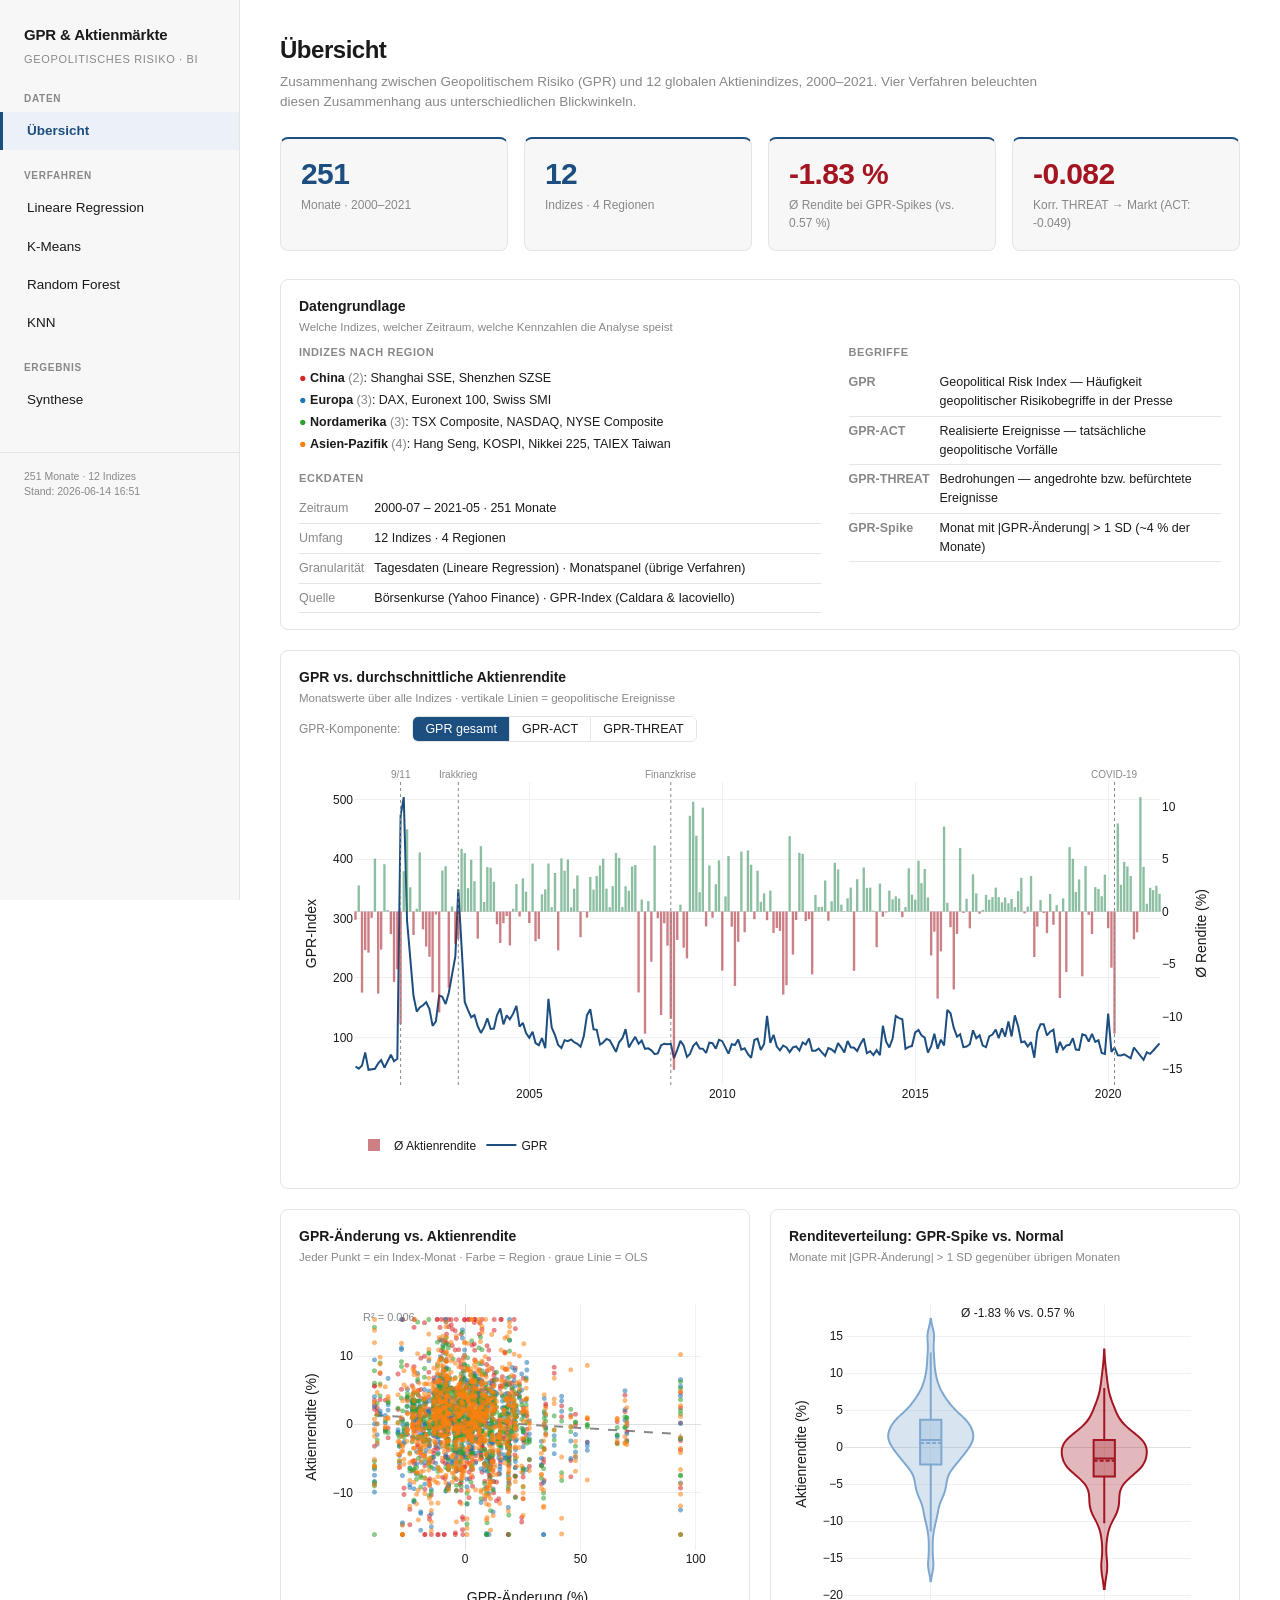
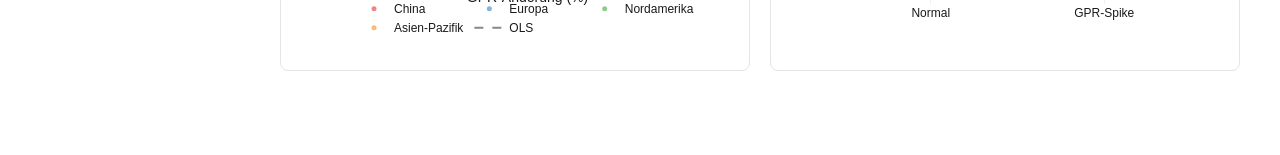
<file: index.html>
<!DOCTYPE html>
<html lang="de">
<head>
  <meta charset="UTF-8">
  <meta name="viewport" content="width=device-width, initial-scale=1.0">
  <title>GPR &amp; Aktienmärkte</title>
  <link rel="stylesheet" href="styles.css">
  <script src="plotly.min.js" charset="utf-8"></script>
</head>
<body>
<div class="app">
  <!-- ===================== SIDEBAR ===================== -->
  <aside class="sidebar">
    <div class="sidebar-title">GPR &amp; Aktienmärkte</div>
    <div class="sidebar-subtitle">Geopolitisches Risiko · BI</div>

    <ul class="nav" id="nav">
      <li class="nav-group">Daten</li>
      <li class="nav-item active" data-target="overview">Übersicht</li>
      <li class="nav-group">Verfahren</li>
      <li class="nav-item" data-target="events">Lineare Regression</li>
      <li class="nav-item" data-target="kmeans">K-Means</li>
      <li class="nav-item" data-target="rf">Random Forest</li>
      <li class="nav-item" data-target="knn">KNN</li>
      <li class="nav-group">Ergebnis</li>
      <li class="nav-item" data-target="synthesis">Synthese</li>
    </ul>

    <div class="sidebar-foot" id="foot"></div>
  </aside>

  <!-- ===================== MAIN ===================== -->
  <main class="main">

    <!-- ÜBERSICHT -->
    <section class="section active" id="overview">
      <div class="section-header">
        <h1>Übersicht</h1>
        <p>Zusammenhang zwischen Geopolitischem Risiko (GPR) und 12 globalen Aktienindizes, 2000–2021. Vier Verfahren beleuchten diesen Zusammenhang aus unterschiedlichen Blickwinkeln.</p>
      </div>
      <div class="kpi-row" id="kpi-row"></div>

      <div class="grid cols-1">
        <div class="card">
          <h3>Datengrundlage</h3>
          <div class="card-sub">Welche Indizes, welcher Zeitraum, welche Kennzahlen die Analyse speist</div>
          <div class="databasis" id="ov-databasis"></div>
        </div>
      </div>

      <div class="grid cols-1">
        <div class="card">
          <h3>GPR vs. durchschnittliche Aktienrendite</h3>
          <div class="card-sub">Monatswerte über alle Indizes · vertikale Linien = geopolitische Ereignisse</div>
          <div class="controls">
            <label>GPR-Komponente:</label>
            <div class="toggle-group" id="ov-gpr-toggle">
              <button class="active" data-v="gprd_mean">GPR gesamt</button>
              <button data-v="gprd_act_mean">GPR-ACT</button>
              <button data-v="gprd_threat_mean">GPR-THREAT</button>
            </div>
          </div>
          <div class="chart" id="ov-timeseries" style="height:420px"></div>
        </div>
      </div>

      <div class="grid cols-2">
        <div class="card">
          <h3>GPR-Änderung vs. Aktienrendite</h3>
          <div class="card-sub">Jeder Punkt = ein Index-Monat · Farbe = Region · graue Linie = OLS</div>
          <div class="chart" id="ov-scatter" style="height:380px"></div>
        </div>
        <div class="card">
          <h3>Renditeverteilung: GPR-Spike vs. Normal</h3>
          <div class="card-sub">Monate mit |GPR-Änderung| &gt; 1 SD gegenüber übrigen Monaten</div>
          <div class="chart" id="ov-box" style="height:380px"></div>
        </div>
      </div>
    </section>

    <!--LINEARE REGRESSION (Event-Studie) -->
    <section class="section" id="events">
      <div class="section-header">
        <h1>Lineare Regression</h1>
        <p>Abnormale Renditen (AR) und kumulierte AR (CAR) im ±5-Tage-Fenster um GPR-Schocks (95. Perzentil), rekonstruiert aus Tagesdaten. Die <b>lineare Regression</b> der kumulierten Reaktion (CAR) auf die Schockstärke quantifiziert Richtung und Stärke des Zusammenhangs.</p>
      </div>

      <div class="controls">
        <label>Richtung:</label>
        <div class="toggle-group" id="ev-dir-toggle">
          <button class="active" data-v="A">A: GPR-Schock → Aktien</button>
          <button data-v="B">B: Aktien-Crash → GPR</button>
        </div>
      </div>

      <div class="grid cols-2">
        <div class="card">
          <h3>Durchschnittliche AR (±95 % KI)</h3>
          <div class="card-sub" id="ev-ar-sub"></div>
          <div class="chart" id="ev-ar" style="height:360px"></div>
        </div>
        <div class="card">
          <h3>Kumuliertes CAR im Ereignisfenster</h3>
          <div class="card-sub" id="ev-car-sub"></div>
          <div class="chart" id="ev-car" style="height:360px"></div>
        </div>
      </div>

      <div class="grid cols-1">
        <div class="card">
          <h3>Lineare Regression: CAR ~ Schockstärke</h3>
          <div class="card-sub" id="ev-reg-sub"></div>
          <div class="chart" id="ev-reg" style="height:400px"></div>
        </div>
      </div>

      <div class="grid cols-1">
        <div class="card">
          <h3>ACT- vs. THREAT-Schocks</h3>
          <div class="card-sub">Kumulierte Aktien-CAR nach realisierten Akten (ACT) vs. Bedrohungen (THREAT)</div>
          <div class="chart" id="ev-actthreat" style="height:380px"></div>
        </div>
      </div>

      <div class="grid cols-1">
        <div class="card">
          <h3>Kernaussage</h3>
          <div class="info" id="ev-verdict" style="margin-top:4px"></div>
        </div>
      </div>
    </section>

    <!--K-MEANS -->
    <section class="section" id="kmeans">
      <div class="section-header">
        <h1>K-Means-Clustering <span class="badge" id="km-badge"></span></h1>
        <p>Unüberwachte Erkennung wiederkehrender Marktregime aus monatlichen GPR- und Aktien-Features (RobustScaler → KMeans mit <i>k</i> = 3). Liefert den Regime-Kontext für die übrigen Verfahren.</p>
      </div>

      <div class="grid cols-1">
        <div class="card">
          <h3>Regime-Zeitstrahl</h3>
          <div class="card-sub">Ø Monatsrendite · Hintergrundfarbe = dominantes Regime des Monats</div>
          <div class="chart" id="km-timeline" style="height:360px"></div>
        </div>
      </div>

      <div class="grid cols-2">
        <div class="card">
          <h3>PCA-Projektion der Cluster</h3>
          <div class="card-sub" id="km-pca-sub">2D-PCA der Clustering-Features</div>
          <div class="chart" id="km-pca" style="height:400px"></div>
        </div>
        <div class="card">
          <h3>Cluster-Profile (z-Score)</h3>
          <div class="card-sub">Abweichung der Feature-Mittelwerte vom Gesamtdurchschnitt</div>
          <div class="chart" id="km-profiles" style="height:400px"></div>
        </div>
      </div>

      <div class="grid cols-1">
        <div class="card">
          <h3>Cluster-Statistiken</h3>
          <div class="card-sub">Kennzahlen je Regime</div>
          <table class="data" id="km-table"></table>
        </div>
      </div>

      <div class="grid cols-1">
        <div class="card">
          <h3>Kernaussage</h3>
          <div class="info" id="km-verdict" style="margin-top:4px"></div>
        </div>
      </div>
    </section>

    <!-- 4. RANDOM FOREST -->
    <section class="section" id="rf">
      <div class="section-header">
        <h1>Random Forest <span class="badge muted">in-sample</span></h1>
        <p>Nichtlineare Klassifikation (500 Bäume, Tiefe 5, klassengewichtet) auf denselben Zielvariablen. Hier <b>deskriptiv in-sample</b> trainiert und ausgewertet, die Kennzahlen beschreiben die Trainingsdaten und sind <b>nicht</b> als Prognosegüte interpretierbar.</p>
      </div>

      <div class="grid cols-1">
        <div class="card">
          <h3>Kennzahlen</h3>
          <div class="card-sub">In-Sample (optimistisch verzerrt), siehe Hinweis unten</div>
          <table class="data" id="rf-table"></table>
        </div>
      </div>

      <div class="grid cols-2">
        <div class="card">
          <h3>ROC-Kurven</h3>
          <div class="card-sub">Beide Richtungen · Diagonale = Zufall · in-sample</div>
          <div class="chart" id="rf-roc" style="height:380px"></div>
        </div>
        <div class="card">
          <h3>Feature-Wichtigkeit (Gini-Importance)</h3>
          <div class="card-sub">Beitrag jedes Merkmals zur Knotenreinheit</div>
          <div class="controls">
            <div class="toggle-group" id="rf-fi-toggle">
              <button class="active" data-v="A">Richtung A</button>
              <button data-v="B">Richtung B</button>
            </div>
          </div>
          <div class="chart" id="rf-fi" style="height:320px"></div>
        </div>
      </div>

      <div class="grid cols-2">
        <div class="card">
          <div class="card-sub">Richtung A · stock_down (in-sample)</div>
          <div class="chart" id="rf-cm-a" style="height:300px"></div>
        </div>
        <div class="card">
          <div class="card-sub">Richtung B · gpr_up_next (in-sample)</div>
          <div class="chart" id="rf-cm-b" style="height:300px"></div>
        </div>
      </div>

      <div class="grid cols-1">
        <div class="card">
          <h3>Methodischer Hinweis</h3>
          <div class="info" id="rf-info" style="margin-top:4px"></div>
        </div>
      </div>
    </section>

    <!-- 5. KNN -->
    <section class="section" id="knn">
      <div class="section-header">
        <h1>K-Nearest-Neighbors <span class="badge">out-of-sample</span></h1>
        <p>Distanzbasierte Klassifikation (StandardScaler → MI-Selektion → PCA → KNN), sauber auf einem temporalen 20 %-Holdout bewertet. Richtung A: GPR-Features → fallende Aktien (<code>stock_down</code>). Richtung B: Aktien-Features → steigende GPR (<code>gpr_up_next</code>).</p>
      </div>

      <div class="grid cols-1">
        <div class="card">
          <h3>Kennzahlen</h3>
          <div class="card-sub">Test-Werte auf dem Holdout · CV-AUC aus TimeSeriesSplit</div>
          <table class="data" id="knn-table"></table>
        </div>
      </div>

      <div class="grid cols-2">
        <div class="card">
          <h3>ROC-Kurven</h3>
          <div class="card-sub">Beide Richtungen · Diagonale = Zufall</div>
          <div class="chart" id="knn-roc" style="height:380px"></div>
        </div>
        <div class="card">
          <h3>Feature-Wichtigkeit (Mutual Information)</h3>
          <div class="card-sub">dunkel = selektiert, grau = verworfen</div>
          <div class="controls">
            <div class="toggle-group" id="knn-fi-toggle">
              <button class="active" data-v="A">Richtung A</button>
              <button data-v="B">Richtung B</button>
            </div>
          </div>
          <div class="chart" id="knn-fi" style="height:320px"></div>
        </div>
      </div>

      <div class="grid cols-2">
        <div class="card">
          <div class="card-sub">Richtung A · stock_down</div>
          <div class="chart" id="knn-cm-a" style="height:300px"></div>
        </div>
        <div class="card">
          <div class="card-sub">Richtung B · gpr_up_next</div>
          <div class="chart" id="knn-cm-b" style="height:300px"></div>
        </div>
      </div>

      <div class="grid cols-1">
        <div class="card">
          <h3>Kernaussage</h3>
          <div class="info" id="knn-verdict" style="margin-top:4px"></div>
        </div>
      </div>
    </section>

    <!-- 6. SYNTHESE -->
    <section class="section" id="synthesis">
      <div class="section-header">
        <h1>Synthese: Wer führt wen?</h1>
        <p>Zuerst der Vergleich der vier Verfahren, was jedes beiträgt und warum sich die Kennzahlen unterscheiden, danach die modellunabhängigen Datenbefunde.</p>
      </div>

      <!-- ① Antwort-Banner -->
      <div class="verdict-banner" id="syn-banner"></div>

      <!-- ② Algorithmen-Vergleich -->
      <h2 class="syn-h2">Die vier Verfahren im Vergleich</h2>
      <div class="syn-sub">Unterschiedliche Fragen, unterschiedliche Metriken, die Kennzahlen sind nicht direkt vergleichbar.</div>
      <div class="method-row" id="syn-methods"></div>

      <div class="grid cols-1">
        <div class="card">
          <h3>Direkter Kennzahlen-Vergleich</h3>
          <div class="card-sub">Heterogene Metriken, je Verfahren die aussagekräftigste Kennzahl</div>
          <table class="data" id="syn-table"></table>
        </div>
      </div>

      <div class="grid cols-2">
        <div class="card">
          <h3>AUC-Vergleich der Klassifikatoren</h3>
          <div class="card-sub">KNN (out-of-sample) vs. Random Forest (in-sample, hell schraffiert)</div>
          <div class="chart" id="syn-auc" style="height:340px"></div>
        </div>
        <div class="card">
          <h3>Warum die Verfahren auseinanderliegen</h3>
          <div class="card-sub">Interpretation der Unterschiede</div>
          <div class="info" id="syn-verdict" style="margin-top:4px"></div>
        </div>
      </div>

      <!-- ③ Datenbefunde -->
      <h2 class="syn-h2">Was die Daten über die Welt sagen</h2>
      <div class="syn-sub">Empirische Auswirkungen, unabhängig vom gewählten Modell</div>
      <div class="grid cols-2">
        <div class="card">
          <h3>Kernbefunde</h3>
          <div class="info" id="syn-data" style="margin-top:4px"></div>
        </div>
        <div class="card">
          <h3>Regime-Kontext (K-Means)</h3>
          <div class="card-sub">In welchen Marktzuständen treten die Effekte auf?</div>
          <div class="info" id="syn-regime" style="margin-top:4px"></div>
        </div>
      </div>

      <!-- ④ Limitationen -->
      <div class="grid cols-1">
        <div class="card">
          <h3>Einordnung &amp; Limitationen</h3>
          <div class="info warn" id="syn-limits" style="margin-top:4px"></div>
        </div>
      </div>
    </section>

  </main>
</div>

<script src="data.js"></script>
<script src="app.js"></script>
</body>
</html>
</file>
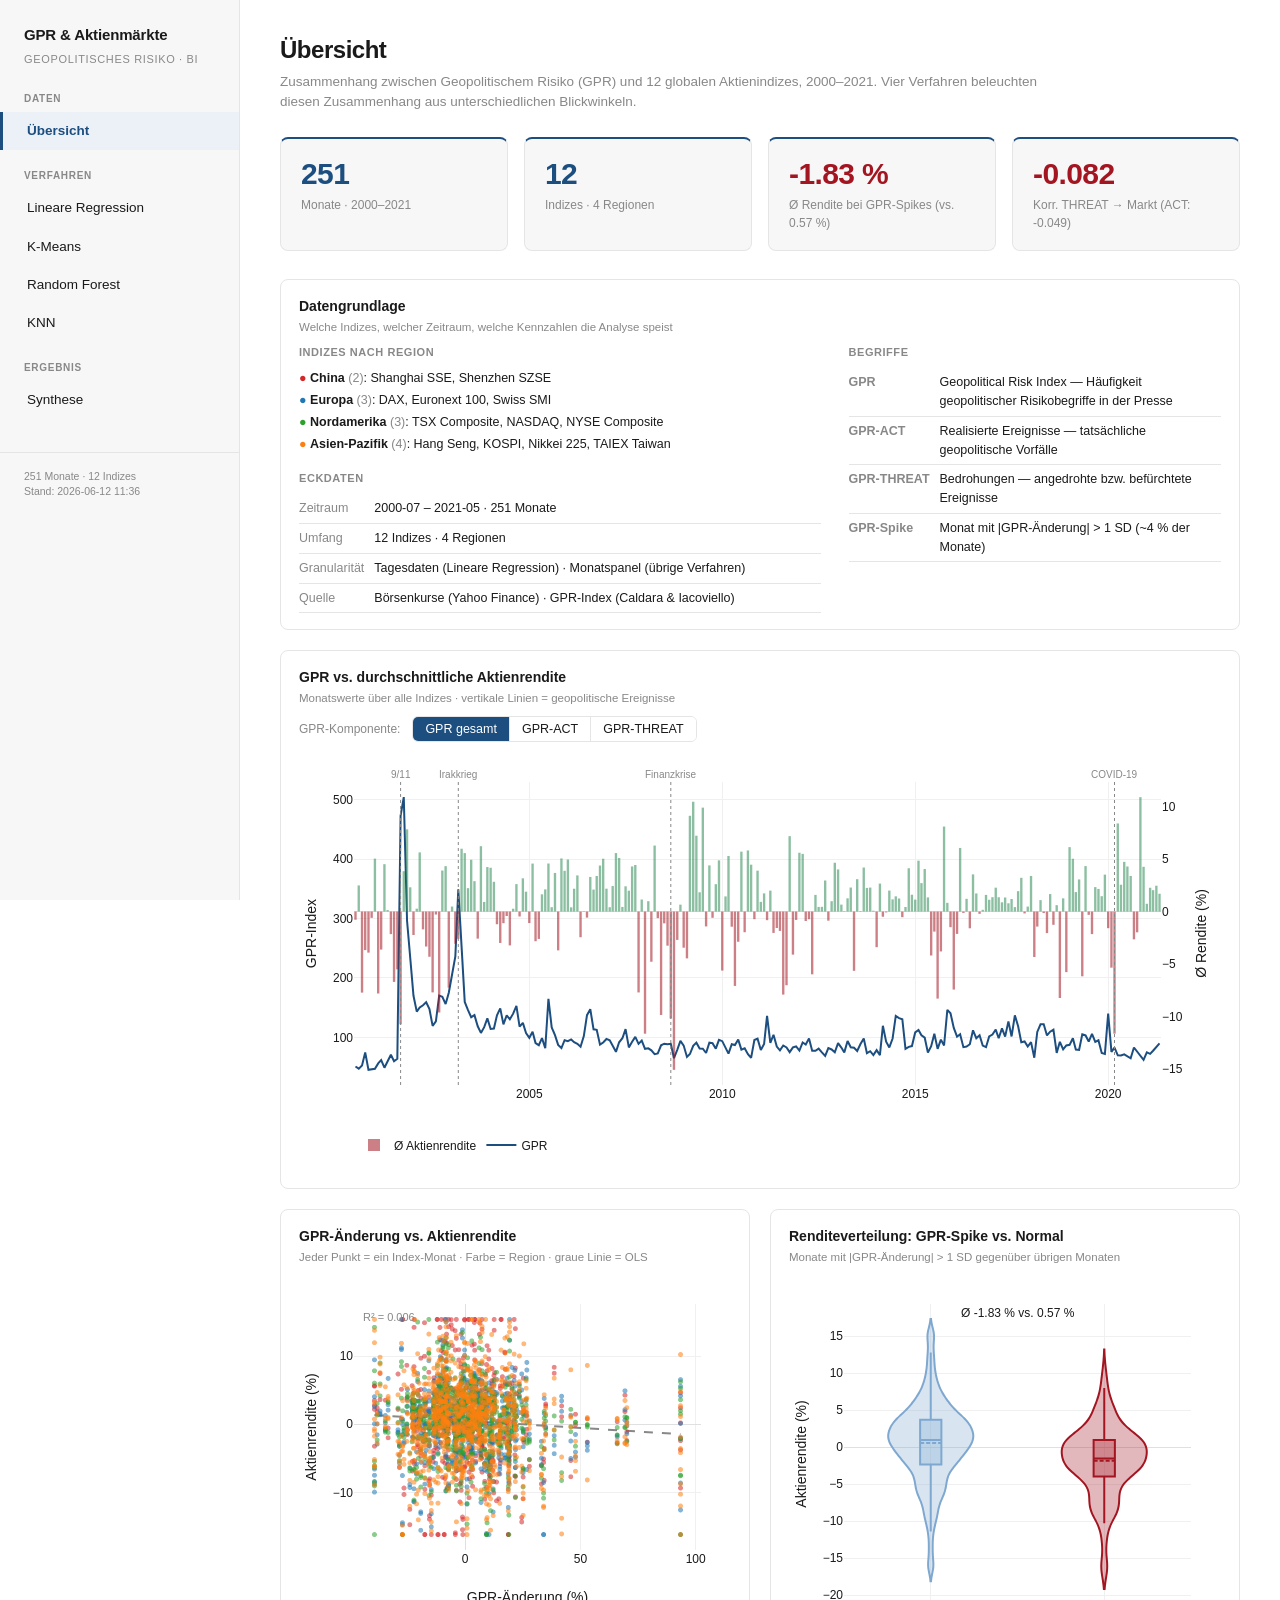
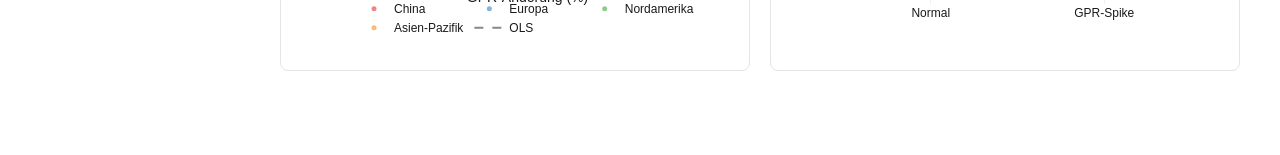
<file: dashboard/index.html>
<!DOCTYPE html>
<html lang="de">
<head>
  <meta charset="UTF-8">
  <meta name="viewport" content="width=device-width, initial-scale=1.0">
  <title>GPR &amp; Aktienmärkte</title>
  <link rel="stylesheet" href="styles.css">
  <script src="plotly.min.js" charset="utf-8"></script>
</head>
<body>
<div class="app">
  <!-- ===================== SIDEBAR ===================== -->
  <aside class="sidebar">
    <div class="sidebar-title">GPR &amp; Aktienmärkte</div>
    <div class="sidebar-subtitle">Geopolitisches Risiko · BI</div>

    <ul class="nav" id="nav">
      <li class="nav-group">Daten</li>
      <li class="nav-item active" data-target="overview">Übersicht</li>
      <li class="nav-group">Verfahren</li>
      <li class="nav-item" data-target="events">Lineare Regression</li>
      <li class="nav-item" data-target="kmeans">K-Means</li>
      <li class="nav-item" data-target="rf">Random Forest</li>
      <li class="nav-item" data-target="knn">KNN</li>
      <li class="nav-group">Ergebnis</li>
      <li class="nav-item" data-target="synthesis">Synthese</li>
    </ul>

    <div class="sidebar-foot" id="foot"></div>
  </aside>

  <!-- ===================== MAIN ===================== -->
  <main class="main">

    <!-- 1. ÜBERSICHT -->
    <section class="section active" id="overview">
      <div class="section-header">
        <h1>Übersicht</h1>
        <p>Zusammenhang zwischen Geopolitischem Risiko (GPR) und 12 globalen Aktienindizes, 2000–2021. Vier Verfahren beleuchten diesen Zusammenhang aus unterschiedlichen Blickwinkeln.</p>
      </div>
      <div class="kpi-row" id="kpi-row"></div>

      <div class="grid cols-1">
        <div class="card">
          <h3>Datengrundlage</h3>
          <div class="card-sub">Welche Indizes, welcher Zeitraum, welche Kennzahlen die Analyse speist</div>
          <div class="databasis" id="ov-databasis"></div>
        </div>
      </div>

      <div class="grid cols-1">
        <div class="card">
          <h3>GPR vs. durchschnittliche Aktienrendite</h3>
          <div class="card-sub">Monatswerte über alle Indizes · vertikale Linien = geopolitische Ereignisse</div>
          <div class="controls">
            <label>GPR-Komponente:</label>
            <div class="toggle-group" id="ov-gpr-toggle">
              <button class="active" data-v="gprd_mean">GPR gesamt</button>
              <button data-v="gprd_act_mean">GPR-ACT</button>
              <button data-v="gprd_threat_mean">GPR-THREAT</button>
            </div>
          </div>
          <div class="chart" id="ov-timeseries" style="height:420px"></div>
        </div>
      </div>

      <div class="grid cols-2">
        <div class="card">
          <h3>GPR-Änderung vs. Aktienrendite</h3>
          <div class="card-sub">Jeder Punkt = ein Index-Monat · Farbe = Region · graue Linie = OLS</div>
          <div class="chart" id="ov-scatter" style="height:380px"></div>
        </div>
        <div class="card">
          <h3>Renditeverteilung: GPR-Spike vs. Normal</h3>
          <div class="card-sub">Monate mit |GPR-Änderung| &gt; 1 SD gegenüber übrigen Monaten</div>
          <div class="chart" id="ov-box" style="height:380px"></div>
        </div>
      </div>
    </section>

    <!-- 2. LINEARE REGRESSION (Event-Studie) -->
    <section class="section" id="events">
      <div class="section-header">
        <h1>Lineare Regression</h1>
        <p>Abnormale Renditen (AR) und kumulierte AR (CAR) im ±5-Tage-Fenster um GPR-Schocks (95. Perzentil), rekonstruiert aus Tagesdaten. Die <b>lineare Regression</b> der kumulierten Reaktion (CAR) auf die Schockstärke quantifiziert Richtung und Stärke des Zusammenhangs.</p>
      </div>

      <div class="controls">
        <label>Richtung:</label>
        <div class="toggle-group" id="ev-dir-toggle">
          <button class="active" data-v="A">A: GPR-Schock → Aktien</button>
          <button data-v="B">B: Aktien-Crash → GPR</button>
        </div>
      </div>

      <div class="grid cols-2">
        <div class="card">
          <h3>Durchschnittliche AR (±95 % KI)</h3>
          <div class="card-sub" id="ev-ar-sub"></div>
          <div class="chart" id="ev-ar" style="height:360px"></div>
        </div>
        <div class="card">
          <h3>Kumuliertes CAR im Ereignisfenster</h3>
          <div class="card-sub" id="ev-car-sub"></div>
          <div class="chart" id="ev-car" style="height:360px"></div>
        </div>
      </div>

      <div class="grid cols-1">
        <div class="card">
          <h3>Lineare Regression: CAR ~ Schockstärke</h3>
          <div class="card-sub" id="ev-reg-sub"></div>
          <div class="chart" id="ev-reg" style="height:400px"></div>
        </div>
      </div>

      <div class="grid cols-1">
        <div class="card">
          <h3>ACT- vs. THREAT-Schocks</h3>
          <div class="card-sub">Kumulierte Aktien-CAR nach realisierten Akten (ACT) vs. Bedrohungen (THREAT)</div>
          <div class="chart" id="ev-actthreat" style="height:380px"></div>
        </div>
      </div>

      <div class="grid cols-1">
        <div class="card">
          <h3>Kernaussage</h3>
          <div class="info" id="ev-verdict" style="margin-top:4px"></div>
        </div>
      </div>
    </section>

    <!-- 3. K-MEANS -->
    <section class="section" id="kmeans">
      <div class="section-header">
        <h1>K-Means-Clustering <span class="badge" id="km-badge"></span></h1>
        <p>Unüberwachte Erkennung wiederkehrender Marktregime aus monatlichen GPR- und Aktien-Features (RobustScaler → KMeans mit <i>k</i> = 3). Liefert den Regime-Kontext für die übrigen Verfahren.</p>
      </div>

      <div class="grid cols-1">
        <div class="card">
          <h3>Regime-Zeitstrahl</h3>
          <div class="card-sub">Ø Monatsrendite · Hintergrundfarbe = dominantes Regime des Monats</div>
          <div class="chart" id="km-timeline" style="height:360px"></div>
        </div>
      </div>

      <div class="grid cols-2">
        <div class="card">
          <h3>PCA-Projektion der Cluster</h3>
          <div class="card-sub" id="km-pca-sub">2D-PCA der Clustering-Features</div>
          <div class="chart" id="km-pca" style="height:400px"></div>
        </div>
        <div class="card">
          <h3>Cluster-Profile (z-Score)</h3>
          <div class="card-sub">Abweichung der Feature-Mittelwerte vom Gesamtdurchschnitt</div>
          <div class="chart" id="km-profiles" style="height:400px"></div>
        </div>
      </div>

      <div class="grid cols-1">
        <div class="card">
          <h3>Cluster-Statistiken</h3>
          <div class="card-sub">Kennzahlen je Regime</div>
          <table class="data" id="km-table"></table>
        </div>
      </div>

      <div class="grid cols-1">
        <div class="card">
          <h3>Kernaussage</h3>
          <div class="info" id="km-verdict" style="margin-top:4px"></div>
        </div>
      </div>
    </section>

    <!-- 4. RANDOM FOREST -->
    <section class="section" id="rf">
      <div class="section-header">
        <h1>Random Forest <span class="badge muted">in-sample</span></h1>
        <p>Nichtlineare Klassifikation (500 Bäume, Tiefe 5, klassengewichtet) auf denselben Zielvariablen. Hier <b>deskriptiv in-sample</b> trainiert und ausgewertet — die Kennzahlen beschreiben die Trainingsdaten und sind <b>nicht</b> als Prognosegüte interpretierbar.</p>
      </div>

      <div class="grid cols-1">
        <div class="card">
          <h3>Kennzahlen</h3>
          <div class="card-sub">In-Sample (optimistisch verzerrt) — siehe Hinweis unten</div>
          <table class="data" id="rf-table"></table>
        </div>
      </div>

      <div class="grid cols-2">
        <div class="card">
          <h3>ROC-Kurven</h3>
          <div class="card-sub">Beide Richtungen · Diagonale = Zufall · in-sample</div>
          <div class="chart" id="rf-roc" style="height:380px"></div>
        </div>
        <div class="card">
          <h3>Feature-Wichtigkeit (Gini-Importance)</h3>
          <div class="card-sub">Beitrag jedes Merkmals zur Knotenreinheit</div>
          <div class="controls">
            <div class="toggle-group" id="rf-fi-toggle">
              <button class="active" data-v="A">Richtung A</button>
              <button data-v="B">Richtung B</button>
            </div>
          </div>
          <div class="chart" id="rf-fi" style="height:320px"></div>
        </div>
      </div>

      <div class="grid cols-2">
        <div class="card">
          <div class="card-sub">Richtung A · stock_down (in-sample)</div>
          <div class="chart" id="rf-cm-a" style="height:300px"></div>
        </div>
        <div class="card">
          <div class="card-sub">Richtung B · gpr_up_next (in-sample)</div>
          <div class="chart" id="rf-cm-b" style="height:300px"></div>
        </div>
      </div>

      <div class="grid cols-1">
        <div class="card">
          <h3>Methodischer Hinweis</h3>
          <div class="info" id="rf-info" style="margin-top:4px"></div>
        </div>
      </div>
    </section>

    <!-- 5. KNN -->
    <section class="section" id="knn">
      <div class="section-header">
        <h1>K-Nearest-Neighbors <span class="badge">out-of-sample</span></h1>
        <p>Distanzbasierte Klassifikation (StandardScaler → MI-Selektion → PCA → KNN), sauber auf einem temporalen 20 %-Holdout bewertet. Richtung A: GPR-Features → fallende Aktien (<code>stock_down</code>). Richtung B: Aktien-Features → steigende GPR (<code>gpr_up_next</code>).</p>
      </div>

      <div class="grid cols-1">
        <div class="card">
          <h3>Kennzahlen</h3>
          <div class="card-sub">Test-Werte auf dem Holdout · CV-AUC aus TimeSeriesSplit</div>
          <table class="data" id="knn-table"></table>
        </div>
      </div>

      <div class="grid cols-2">
        <div class="card">
          <h3>ROC-Kurven</h3>
          <div class="card-sub">Beide Richtungen · Diagonale = Zufall</div>
          <div class="chart" id="knn-roc" style="height:380px"></div>
        </div>
        <div class="card">
          <h3>Feature-Wichtigkeit (Mutual Information)</h3>
          <div class="card-sub">dunkel = selektiert, grau = verworfen</div>
          <div class="controls">
            <div class="toggle-group" id="knn-fi-toggle">
              <button class="active" data-v="A">Richtung A</button>
              <button data-v="B">Richtung B</button>
            </div>
          </div>
          <div class="chart" id="knn-fi" style="height:320px"></div>
        </div>
      </div>

      <div class="grid cols-2">
        <div class="card">
          <div class="card-sub">Richtung A · stock_down</div>
          <div class="chart" id="knn-cm-a" style="height:300px"></div>
        </div>
        <div class="card">
          <div class="card-sub">Richtung B · gpr_up_next</div>
          <div class="chart" id="knn-cm-b" style="height:300px"></div>
        </div>
      </div>

      <div class="grid cols-1">
        <div class="card">
          <h3>Kernaussage</h3>
          <div class="info" id="knn-verdict" style="margin-top:4px"></div>
        </div>
      </div>
    </section>

    <!-- 6. SYNTHESE -->
    <section class="section" id="synthesis">
      <div class="section-header">
        <h1>Synthese: Wer führt wen?</h1>
        <p>Zuerst der Vergleich der vier Verfahren — was jedes beiträgt und warum sich die Kennzahlen unterscheiden — danach die modellunabhängigen Datenbefunde.</p>
      </div>

      <!-- ① Antwort-Banner -->
      <div class="verdict-banner" id="syn-banner"></div>

      <!-- ② Algorithmen-Vergleich -->
      <h2 class="syn-h2">Die vier Verfahren im Vergleich</h2>
      <div class="syn-sub">Unterschiedliche Fragen, unterschiedliche Metriken — die Kennzahlen sind nicht direkt vergleichbar.</div>
      <div class="method-row" id="syn-methods"></div>

      <div class="grid cols-1">
        <div class="card">
          <h3>Direkter Kennzahlen-Vergleich</h3>
          <div class="card-sub">Heterogene Metriken — je Verfahren die aussagekräftigste Kennzahl</div>
          <table class="data" id="syn-table"></table>
        </div>
      </div>

      <div class="grid cols-2">
        <div class="card">
          <h3>AUC-Vergleich der Klassifikatoren</h3>
          <div class="card-sub">KNN (out-of-sample) vs. Random Forest (in-sample, hell schraffiert)</div>
          <div class="chart" id="syn-auc" style="height:340px"></div>
        </div>
        <div class="card">
          <h3>Warum die Verfahren auseinanderliegen</h3>
          <div class="card-sub">Interpretation der Unterschiede</div>
          <div class="info" id="syn-verdict" style="margin-top:4px"></div>
        </div>
      </div>

      <!-- ③ Datenbefunde -->
      <h2 class="syn-h2">Was die Daten über die Welt sagen</h2>
      <div class="syn-sub">Empirische Auswirkungen — unabhängig vom gewählten Modell</div>
      <div class="grid cols-2">
        <div class="card">
          <h3>Kernbefunde</h3>
          <div class="info" id="syn-data" style="margin-top:4px"></div>
        </div>
        <div class="card">
          <h3>Regime-Kontext (K-Means)</h3>
          <div class="card-sub">In welchen Marktzuständen treten die Effekte auf?</div>
          <div class="info" id="syn-regime" style="margin-top:4px"></div>
        </div>
      </div>

      <!-- ④ Limitationen -->
      <div class="grid cols-1">
        <div class="card">
          <h3>Einordnung &amp; Limitationen</h3>
          <div class="info warn" id="syn-limits" style="margin-top:4px"></div>
        </div>
      </div>
    </section>

  </main>
</div>

<script src="data.js"></script>
<script src="app.js"></script>
</body>
</html>
</file>
<file: styles.css>
/* ===================================================================
   GPR & Aktienmärkte — Dashboard Styles
   Minimalistisches Design-System
   =================================================================== */

:root {
  --bg: #FFFFFF;
  --surface: #F7F7F7;
  --border: #E5E5E5;
  --text: #1A1A1A;
  --text-muted: #888888;
  --accent: #1C4E80;
  --accent2: #A31621;
  --positive: #2E8B57;
  --negative: #A31621;
}

* { box-sizing: border-box; margin: 0; padding: 0; }

html, body {
  font-family: -apple-system, BlinkMacSystemFont, "Segoe UI", Roboto, Helvetica, Arial, sans-serif;
  color: var(--text);
  background: var(--bg);
  font-size: 14px;
  line-height: 1.5;
}

/* ---------- Layout ---------- */
.app { display: flex; min-height: 100vh; }

.sidebar {
  width: 240px;
  flex-shrink: 0;
  background: var(--surface);
  border-right: 1px solid var(--border);
  padding: 24px 0;
  position: sticky;
  top: 0;
  height: 100vh;
  overflow-y: auto;
}

.sidebar-title {
  padding: 0 24px 4px;
  font-size: 15px;
  font-weight: 600;
  letter-spacing: -0.01em;
}
.sidebar-subtitle {
  padding: 0 24px 20px;
  font-size: 11px;
  color: var(--text-muted);
  text-transform: uppercase;
  letter-spacing: 0.06em;
}

.nav { list-style: none; }
.nav-group {
  padding: 0 24px;
  margin: 18px 0 6px;
  font-size: 10px;
  text-transform: uppercase;
  letter-spacing: 0.07em;
  color: var(--text-muted);
  font-weight: 600;
}
.nav-group:first-child { margin-top: 4px; }
.nav-item {
  padding: 9px 24px;
  cursor: pointer;
  font-size: 13.5px;
  color: var(--text);
  border-left: 3px solid transparent;
  transition: background 0.12s, border-color 0.12s;
  user-select: none;
}
.nav-item:hover { background: #EFEFEF; }
.nav-item.active {
  border-left-color: var(--accent);
  background: #ECF1F7;
  font-weight: 600;
  color: var(--accent);
}

.sidebar-foot {
  margin-top: 32px;
  padding: 16px 24px 0;
  font-size: 10.5px;
  color: var(--text-muted);
  border-top: 1px solid var(--border);
}

/* ---------- Main ---------- */
.main {
  flex: 1;
  padding: 32px 40px 64px;
  max-width: 1500px;
}
.section { display: none; }
.section.active { display: block; animation: fade 0.25s ease; }
@keyframes fade { from { opacity: 0; transform: translateY(4px); } to { opacity: 1; transform: none; } }

.section-header { margin-bottom: 24px; }
.section-header h1 {
  font-size: 24px;
  font-weight: 600;
  letter-spacing: -0.02em;
}
.section-header p {
  color: var(--text-muted);
  font-size: 13.5px;
  margin-top: 4px;
  max-width: 760px;
}

/* ---------- KPI cards ---------- */
.kpi-row { display: grid; grid-template-columns: repeat(4, 1fr); gap: 16px; margin-bottom: 28px; }
.kpi {
  background: var(--surface);
  border: 1px solid var(--border);
  border-radius: 8px;
  padding: 18px 20px;
  border-top: 2px solid var(--accent);
  transition: box-shadow 0.16s ease;
}
.kpi:hover { box-shadow: 0 2px 10px rgba(26, 26, 26, 0.06); }
.kpi .value { font-size: 30px; font-weight: 700; letter-spacing: -0.02em; line-height: 1.1; }
.kpi .value.neg { color: var(--negative); }
.kpi .value.pos { color: var(--positive); }
.kpi .value.accent { color: var(--accent); }
.kpi .label { font-size: 12px; color: var(--text-muted); margin-top: 6px; }

/* ---------- Chart grid ---------- */
.grid { display: grid; gap: 20px; margin-bottom: 20px; }
.grid.cols-2 { grid-template-columns: 1fr 1fr; }
.grid.cols-1 { grid-template-columns: 1fr; }

.card {
  background: var(--bg);
  border: 1px solid var(--border);
  border-radius: 8px;
  padding: 16px 18px;
  transition: box-shadow 0.16s ease, border-color 0.16s ease;
}
.card:hover { box-shadow: 0 2px 12px rgba(26, 26, 26, 0.06); border-color: #DADADA; }
.card h3 {
  font-size: 14px;
  font-weight: 600;
  margin-bottom: 2px;
}
.card .card-sub {
  font-size: 11.5px;
  color: var(--text-muted);
  margin-bottom: 8px;
}
.chart { width: 100%; }

/* ---------- Controls ---------- */
.controls { display: flex; flex-wrap: wrap; gap: 8px; align-items: center; margin-bottom: 10px; }
.controls label { font-size: 12px; color: var(--text-muted); margin-right: 4px; }

.toggle-group { display: inline-flex; border: 1px solid var(--border); border-radius: 6px; overflow: hidden; }
.toggle-group button {
  border: none;
  background: var(--bg);
  padding: 5px 12px;
  font-size: 12.5px;
  cursor: pointer;
  color: var(--text);
  border-right: 1px solid var(--border);
}
.toggle-group button:last-child { border-right: none; }
.toggle-group button.active { background: var(--accent); color: #fff; }
.toggle-group button:hover:not(.active) { background: var(--surface); }

/* ---------- Table ---------- */
table.data { width: 100%; border-collapse: collapse; font-size: 12.5px; }
table.data th, table.data td {
  text-align: right;
  padding: 8px 12px;
  border-bottom: 1px solid var(--border);
}
table.data th:first-child, table.data td:first-child { text-align: left; }
table.data th { color: var(--text-muted); font-weight: 600; font-size: 11px; text-transform: uppercase; letter-spacing: 0.04em; }
table.data td.neg { color: var(--negative); }
table.data td.pos { color: var(--positive); }
table.data tr:hover td { background: var(--surface); }

/* ---------- Datengrundlage ---------- */
.db-grid { display: grid; grid-template-columns: 1.4fr 1fr; gap: 28px; }
.db-head {
  font-size: 11px; text-transform: uppercase; letter-spacing: 0.05em;
  color: var(--text-muted); font-weight: 600; margin-bottom: 8px;
}
.db-list { list-style: none; font-size: 12.5px; line-height: 1.75; }
.db-list .db-muted { color: var(--text-muted); }
.db-table { width: 100%; border-collapse: collapse; font-size: 12.5px; }
.db-table td { padding: 5px 10px 5px 0; vertical-align: top; border-bottom: 1px solid var(--border); }
.db-table td:first-child { color: var(--text-muted); white-space: nowrap; width: 1%; }
@media (max-width: 900px) { .db-grid { grid-template-columns: 1fr; gap: 18px; } }

/* ---------- Info box ---------- */
.info {
  background: var(--surface);
  border-left: 3px solid var(--accent);
  border-radius: 4px;
  padding: 14px 18px;
  font-size: 13px;
  color: var(--text);
  margin-top: 8px;
}
.info b { color: var(--accent); }
.info.warn { border-left-color: #C98A1B; background: #FCF8F0; }
.info.warn b { color: #9A6A12; }

/* ---------- Synthese ---------- */
.verdict-banner {
  background: linear-gradient(135deg, #1C4E80, #15375A);
  color: #fff;
  border-radius: 10px;
  padding: 22px 26px;
  margin-bottom: 8px;
  font-size: 15.5px;
  line-height: 1.55;
}
.verdict-banner b { color: #fff; font-weight: 700; }
.verdict-banner .lead {
  font-size: 11px; text-transform: uppercase; letter-spacing: 0.09em;
  opacity: 0.65; margin-bottom: 8px;
}

.syn-h2 { font-size: 17px; font-weight: 600; margin: 34px 0 2px; letter-spacing: -0.01em; }
.syn-sub { font-size: 12.5px; color: var(--text-muted); margin-bottom: 14px; }

.method-row { display: grid; grid-template-columns: repeat(4, 1fr); gap: 16px; margin-bottom: 20px; }
.method-card {
  background: var(--surface);
  border: 1px solid var(--border);
  border-radius: 8px;
  padding: 16px 18px;
  transition: box-shadow 0.16s ease;
}
.method-card:hover { box-shadow: 0 2px 12px rgba(26, 26, 26, 0.06); }
.method-card .m-name { font-size: 13.5px; font-weight: 600; }
.method-card .m-type {
  font-size: 10px; text-transform: uppercase; letter-spacing: 0.05em;
  color: var(--text-muted); margin-top: 2px;
}
.method-card .m-metric { font-size: 26px; font-weight: 700; letter-spacing: -0.02em; margin-top: 12px; line-height: 1.1; color: var(--accent); }
.method-card .m-metric-label { font-size: 11px; color: var(--text-muted); margin-top: 2px; }
.method-card .m-take { font-size: 12px; margin-top: 10px; line-height: 1.45; }
@media (max-width: 1100px) { .method-row { grid-template-columns: repeat(2, 1fr); } }

.badge {
  display: inline-block;
  font-size: 11px;
  padding: 2px 8px;
  border-radius: 10px;
  background: var(--accent);
  color: #fff;
  margin-left: 8px;
  vertical-align: middle;
}
.badge.muted { background: var(--text-muted); }

@media (max-width: 1100px) {
  .kpi-row { grid-template-columns: repeat(2, 1fr); }
  .grid.cols-2 { grid-template-columns: 1fr; }
  .method-grid { grid-template-columns: 1fr; }
}
</file>
<file: dashboard/styles.css>
/* ===================================================================
   GPR & Aktienmärkte — Dashboard Styles
   Minimalistisches Design-System
   =================================================================== */

:root {
  --bg: #FFFFFF;
  --surface: #F7F7F7;
  --border: #E5E5E5;
  --text: #1A1A1A;
  --text-muted: #888888;
  --accent: #1C4E80;
  --accent2: #A31621;
  --positive: #2E8B57;
  --negative: #A31621;
}

* { box-sizing: border-box; margin: 0; padding: 0; }

html, body {
  font-family: -apple-system, BlinkMacSystemFont, "Segoe UI", Roboto, Helvetica, Arial, sans-serif;
  color: var(--text);
  background: var(--bg);
  font-size: 14px;
  line-height: 1.5;
}

/* ---------- Layout ---------- */
.app { display: flex; min-height: 100vh; }

.sidebar {
  width: 240px;
  flex-shrink: 0;
  background: var(--surface);
  border-right: 1px solid var(--border);
  padding: 24px 0;
  position: sticky;
  top: 0;
  height: 100vh;
  overflow-y: auto;
}

.sidebar-title {
  padding: 0 24px 4px;
  font-size: 15px;
  font-weight: 600;
  letter-spacing: -0.01em;
}
.sidebar-subtitle {
  padding: 0 24px 20px;
  font-size: 11px;
  color: var(--text-muted);
  text-transform: uppercase;
  letter-spacing: 0.06em;
}

.nav { list-style: none; }
.nav-group {
  padding: 0 24px;
  margin: 18px 0 6px;
  font-size: 10px;
  text-transform: uppercase;
  letter-spacing: 0.07em;
  color: var(--text-muted);
  font-weight: 600;
}
.nav-group:first-child { margin-top: 4px; }
.nav-item {
  padding: 9px 24px;
  cursor: pointer;
  font-size: 13.5px;
  color: var(--text);
  border-left: 3px solid transparent;
  transition: background 0.12s, border-color 0.12s;
  user-select: none;
}
.nav-item:hover { background: #EFEFEF; }
.nav-item.active {
  border-left-color: var(--accent);
  background: #ECF1F7;
  font-weight: 600;
  color: var(--accent);
}

.sidebar-foot {
  margin-top: 32px;
  padding: 16px 24px 0;
  font-size: 10.5px;
  color: var(--text-muted);
  border-top: 1px solid var(--border);
}

/* ---------- Main ---------- */
.main {
  flex: 1;
  padding: 32px 40px 64px;
  max-width: 1500px;
}
.section { display: none; }
.section.active { display: block; animation: fade 0.25s ease; }
@keyframes fade { from { opacity: 0; transform: translateY(4px); } to { opacity: 1; transform: none; } }

.section-header { margin-bottom: 24px; }
.section-header h1 {
  font-size: 24px;
  font-weight: 600;
  letter-spacing: -0.02em;
}
.section-header p {
  color: var(--text-muted);
  font-size: 13.5px;
  margin-top: 4px;
  max-width: 760px;
}

/* ---------- KPI cards ---------- */
.kpi-row { display: grid; grid-template-columns: repeat(4, 1fr); gap: 16px; margin-bottom: 28px; }
.kpi {
  background: var(--surface);
  border: 1px solid var(--border);
  border-radius: 8px;
  padding: 18px 20px;
  border-top: 2px solid var(--accent);
  transition: box-shadow 0.16s ease;
}
.kpi:hover { box-shadow: 0 2px 10px rgba(26, 26, 26, 0.06); }
.kpi .value { font-size: 30px; font-weight: 700; letter-spacing: -0.02em; line-height: 1.1; }
.kpi .value.neg { color: var(--negative); }
.kpi .value.pos { color: var(--positive); }
.kpi .value.accent { color: var(--accent); }
.kpi .label { font-size: 12px; color: var(--text-muted); margin-top: 6px; }

/* ---------- Chart grid ---------- */
.grid { display: grid; gap: 20px; margin-bottom: 20px; }
.grid.cols-2 { grid-template-columns: 1fr 1fr; }
.grid.cols-1 { grid-template-columns: 1fr; }

.card {
  background: var(--bg);
  border: 1px solid var(--border);
  border-radius: 8px;
  padding: 16px 18px;
  transition: box-shadow 0.16s ease, border-color 0.16s ease;
}
.card:hover { box-shadow: 0 2px 12px rgba(26, 26, 26, 0.06); border-color: #DADADA; }
.card h3 {
  font-size: 14px;
  font-weight: 600;
  margin-bottom: 2px;
}
.card .card-sub {
  font-size: 11.5px;
  color: var(--text-muted);
  margin-bottom: 8px;
}
.chart { width: 100%; }

/* ---------- Controls ---------- */
.controls { display: flex; flex-wrap: wrap; gap: 8px; align-items: center; margin-bottom: 10px; }
.controls label { font-size: 12px; color: var(--text-muted); margin-right: 4px; }

.toggle-group { display: inline-flex; border: 1px solid var(--border); border-radius: 6px; overflow: hidden; }
.toggle-group button {
  border: none;
  background: var(--bg);
  padding: 5px 12px;
  font-size: 12.5px;
  cursor: pointer;
  color: var(--text);
  border-right: 1px solid var(--border);
}
.toggle-group button:last-child { border-right: none; }
.toggle-group button.active { background: var(--accent); color: #fff; }
.toggle-group button:hover:not(.active) { background: var(--surface); }

/* ---------- Table ---------- */
table.data { width: 100%; border-collapse: collapse; font-size: 12.5px; }
table.data th, table.data td {
  text-align: right;
  padding: 8px 12px;
  border-bottom: 1px solid var(--border);
}
table.data th:first-child, table.data td:first-child { text-align: left; }
table.data th { color: var(--text-muted); font-weight: 600; font-size: 11px; text-transform: uppercase; letter-spacing: 0.04em; }
table.data td.neg { color: var(--negative); }
table.data td.pos { color: var(--positive); }
table.data tr:hover td { background: var(--surface); }

/* ---------- Datengrundlage ---------- */
.db-grid { display: grid; grid-template-columns: 1.4fr 1fr; gap: 28px; }
.db-head {
  font-size: 11px; text-transform: uppercase; letter-spacing: 0.05em;
  color: var(--text-muted); font-weight: 600; margin-bottom: 8px;
}
.db-list { list-style: none; font-size: 12.5px; line-height: 1.75; }
.db-list .db-muted { color: var(--text-muted); }
.db-table { width: 100%; border-collapse: collapse; font-size: 12.5px; }
.db-table td { padding: 5px 10px 5px 0; vertical-align: top; border-bottom: 1px solid var(--border); }
.db-table td:first-child { color: var(--text-muted); white-space: nowrap; width: 1%; }
@media (max-width: 900px) { .db-grid { grid-template-columns: 1fr; gap: 18px; } }

/* ---------- Info box ---------- */
.info {
  background: var(--surface);
  border-left: 3px solid var(--accent);
  border-radius: 4px;
  padding: 14px 18px;
  font-size: 13px;
  color: var(--text);
  margin-top: 8px;
}
.info b { color: var(--accent); }
.info.warn { border-left-color: #C98A1B; background: #FCF8F0; }
.info.warn b { color: #9A6A12; }

/* ---------- Synthese ---------- */
.verdict-banner {
  background: linear-gradient(135deg, #1C4E80, #15375A);
  color: #fff;
  border-radius: 10px;
  padding: 22px 26px;
  margin-bottom: 8px;
  font-size: 15.5px;
  line-height: 1.55;
}
.verdict-banner b { color: #fff; font-weight: 700; }
.verdict-banner .lead {
  font-size: 11px; text-transform: uppercase; letter-spacing: 0.09em;
  opacity: 0.65; margin-bottom: 8px;
}

.syn-h2 { font-size: 17px; font-weight: 600; margin: 34px 0 2px; letter-spacing: -0.01em; }
.syn-sub { font-size: 12.5px; color: var(--text-muted); margin-bottom: 14px; }

.method-row { display: grid; grid-template-columns: repeat(4, 1fr); gap: 16px; margin-bottom: 20px; }
.method-card {
  background: var(--surface);
  border: 1px solid var(--border);
  border-radius: 8px;
  padding: 16px 18px;
  transition: box-shadow 0.16s ease;
}
.method-card:hover { box-shadow: 0 2px 12px rgba(26, 26, 26, 0.06); }
.method-card .m-name { font-size: 13.5px; font-weight: 600; }
.method-card .m-type {
  font-size: 10px; text-transform: uppercase; letter-spacing: 0.05em;
  color: var(--text-muted); margin-top: 2px;
}
.method-card .m-metric { font-size: 26px; font-weight: 700; letter-spacing: -0.02em; margin-top: 12px; line-height: 1.1; color: var(--accent); }
.method-card .m-metric-label { font-size: 11px; color: var(--text-muted); margin-top: 2px; }
.method-card .m-take { font-size: 12px; margin-top: 10px; line-height: 1.45; }
@media (max-width: 1100px) { .method-row { grid-template-columns: repeat(2, 1fr); } }

.badge {
  display: inline-block;
  font-size: 11px;
  padding: 2px 8px;
  border-radius: 10px;
  background: var(--accent);
  color: #fff;
  margin-left: 8px;
  vertical-align: middle;
}
.badge.muted { background: var(--text-muted); }

@media (max-width: 1100px) {
  .kpi-row { grid-template-columns: repeat(2, 1fr); }
  .grid.cols-2 { grid-template-columns: 1fr; }
  .method-grid { grid-template-columns: 1fr; }
}
</file>
